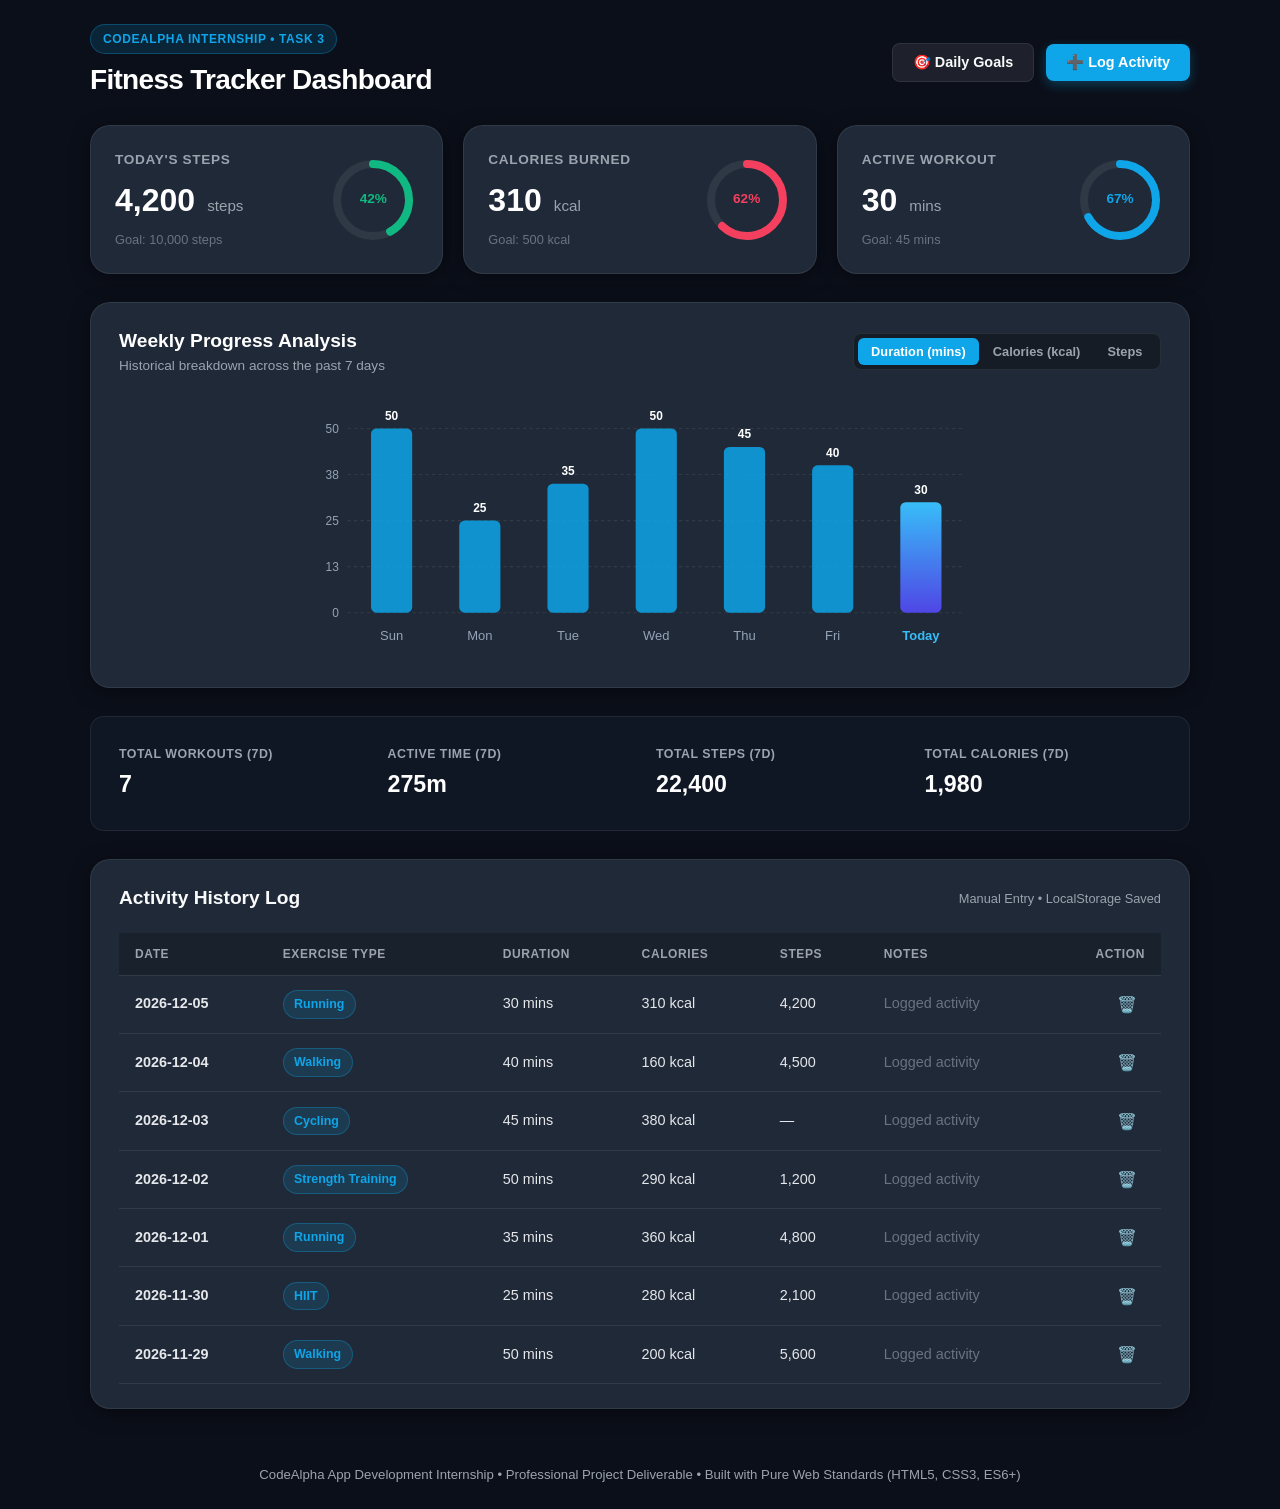
<file: index.html>
<!DOCTYPE html>
<html lang="en">
<head>
  <meta charset="UTF-8">
  <meta name="viewport" content="width=device-width, initial-scale=1.0">
  <title>Fitness Tracker App — CodeAlpha Internship</title>
  <link rel="stylesheet" href="css/style.css">
  <link rel="icon" href="data:image/svg+xml,<svg xmlns=%22http://www.w3.org/2000/svg%22 viewBox=%220 0 100 100%22><text y=%22.9em%22 font-size=%2290%22>⚡</text></svg>">
</head>
<body>

  <!-- Top App Header -->
  <header class="app-header">
    <div>
      <span class="brand-badge">CodeAlpha Internship • Task 3</span>
      <h1 class="brand-title">Fitness Tracker Dashboard</h1>
    </div>
    <div class="header-actions">
      <button id="btnOpenGoalsModal" class="btn btn-secondary" title="Configure your daily targets">
        <span>🎯 Daily Goals</span>
      </button>
      <button id="btnOpenLogModal" class="btn btn-primary" title="Log a new workout activity">
        <span>➕ Log Activity</span>
      </button>
    </div>
  </header>

  <!-- Main Dashboard Container -->
  <main class="dashboard-container">

    <!-- Daily Progress Metric Cards (Rings & Stats) -->
    <section class="metrics-grid" aria-label="Today's fitness progress">

      <!-- Steps Card -->
      <article class="metric-card">
        <div class="metric-info">
          <span class="metric-label">Today's Steps</span>
          <div class="metric-val">
            <span id="todayStepsVal">0</span>
            <span class="metric-unit">steps</span>
          </div>
          <span id="todayStepsSub" class="metric-sub">Goal: 10,000 steps</span>
        </div>
        <div class="ring-container">
          <svg class="ring-svg" viewBox="0 0 90 90">
            <circle class="ring-bg" cx="45" cy="45" r="36" />
            <circle id="stepsRingCircle" class="ring-progress" cx="45" cy="45" r="36" stroke="#10b981" />
          </svg>
          <div id="stepsRingPercent" class="ring-percent-text" style="color: #10b981;">0%</div>
        </div>
      </article>

      <!-- Calories Card -->
      <article class="metric-card">
        <div class="metric-info">
          <span class="metric-label">Calories Burned</span>
          <div class="metric-val">
            <span id="todayCaloriesVal">0</span>
            <span class="metric-unit">kcal</span>
          </div>
          <span id="todayCaloriesSub" class="metric-sub">Goal: 500 kcal</span>
        </div>
        <div class="ring-container">
          <svg class="ring-svg" viewBox="0 0 90 90">
            <circle class="ring-bg" cx="45" cy="45" r="36" />
            <circle id="caloriesRingCircle" class="ring-progress" cx="45" cy="45" r="36" stroke="#f43f5e" />
          </svg>
          <div id="caloriesRingPercent" class="ring-percent-text" style="color: #f43f5e;">0%</div>
        </div>
      </article>

      <!-- Active Minutes Card -->
      <article class="metric-card">
        <div class="metric-info">
          <span class="metric-label">Active Workout</span>
          <div class="metric-val">
            <span id="todayMinutesVal">0</span>
            <span class="metric-unit">mins</span>
          </div>
          <span id="todayMinutesSub" class="metric-sub">Goal: 45 mins</span>
        </div>
        <div class="ring-container">
          <svg class="ring-svg" viewBox="0 0 90 90">
            <circle class="ring-bg" cx="45" cy="45" r="36" />
            <circle id="minutesRingCircle" class="ring-progress" cx="45" cy="45" r="36" stroke="#0ea5e9" />
          </svg>
          <div id="minutesRingPercent" class="ring-percent-text" style="color: #0ea5e9;">0%</div>
        </div>
      </article>

    </section>

    <!-- Weekly 7-Day Interactive Progress Chart -->
    <section class="chart-section-card" aria-label="Weekly activity trends">
      <div class="chart-header">
        <div class="chart-title-area">
          <h2>Weekly Progress Analysis</h2>
          <p class="chart-subtitle">Historical breakdown across the past 7 days</p>
        </div>
        <div class="metric-toggle-group">
          <button class="btn-toggle btn-chart-metric is-active" data-metric="duration">Duration (mins)</button>
          <button class="btn-toggle btn-chart-metric" data-metric="calories">Calories (kcal)</button>
          <button class="btn-toggle btn-chart-metric" data-metric="steps">Steps</button>
        </div>
      </div>

      <div id="weeklyChartContainer" class="chart-stage">
        <!-- Pure dynamic SVG chart rendered via chart-renderer.js -->
      </div>
    </section>

    <!-- Rolling 7-Day Rollup Summary Bar -->
    <section class="weekly-rollup-grid" aria-label="Weekly metric rollups">
      <div class="rollup-item">
        <span class="rollup-label">Total Workouts (7d)</span>
        <span id="weeklyWorkoutsVal" class="rollup-val">0</span>
      </div>
      <div class="rollup-item">
        <span class="rollup-label">Active Time (7d)</span>
        <span id="weeklyMinutesVal" class="rollup-val">0m</span>
      </div>
      <div class="rollup-item">
        <span class="rollup-label">Total Steps (7d)</span>
        <span id="weeklyStepsVal" class="rollup-val">0</span>
      </div>
      <div class="rollup-item">
        <span class="rollup-label">Total Calories (7d)</span>
        <span id="weeklyCaloriesVal" class="rollup-val">0</span>
      </div>
    </section>

    <!-- Activity Log History Table -->
    <section class="history-section-card" aria-label="Logged activities history">
      <div class="history-header">
        <h2 class="history-title">Activity History Log</h2>
        <span style="font-size: 0.8rem; color: var(--text-muted);">
          Manual Entry &bull; LocalStorage Saved
        </span>
      </div>

      <div class="table-responsive">
        <table class="activity-table">
          <thead>
            <tr>
              <th>Date</th>
              <th>Exercise Type</th>
              <th>Duration</th>
              <th>Calories</th>
              <th>Steps</th>
              <th>Notes</th>
              <th style="text-align: right;">Action</th>
            </tr>
          </thead>
          <tbody id="activityTableBody">
            <!-- Dynamically populated -->
          </tbody>
        </table>
      </div>

      <div id="noActivitiesNotice" style="display: none; text-align: center; color: var(--text-muted); padding: 2rem;">
        No activities logged yet. Click "Log Activity" to start tracking your fitness!
      </div>
    </section>

  </main>

  <!-- Log Activity Modal Dialog -->
  <div id="logModal" class="modal-backdrop" role="dialog" aria-modal="true" aria-labelledby="logModalTitle">
    <div class="modal-dialog">
      <div class="modal-header">
        <h2 id="logModalTitle" class="modal-title">Log Fitness Activity</h2>
        <button id="btnCloseLogModal" class="modal-close-btn" aria-label="Close dialog">&times;</button>
      </div>
      <form id="logForm">
        <div class="modal-body">

          <div class="form-row">
            <div class="form-group">
              <label for="inputType" class="form-label">Exercise Type <span style="color:var(--danger)">*</span></label>
              <select id="inputType" class="form-select" required>
                <option value="Running">Running</option>
                <option value="Walking">Walking</option>
                <option value="Cycling">Cycling</option>
                <option value="Swimming">Swimming</option>
                <option value="Strength Training">Strength Training</option>
                <option value="HIIT">HIIT (High Intensity)</option>
                <option value="Yoga">Yoga</option>
                <option value="Other">Other Workout</option>
              </select>
            </div>

            <div class="form-group">
              <label for="inputDuration" class="form-label">Duration (Minutes) <span style="color:var(--danger)">*</span></label>
              <input type="number" id="inputDuration" class="form-input" min="1" max="1440" placeholder="e.g. 30" required>
            </div>
          </div>

          <div class="form-row">
            <div class="form-group">
              <label for="inputCalories" class="form-label">Calories Burned (kcal)</label>
              <input type="number" id="inputCalories" class="form-input" min="0" max="15000" placeholder="Auto-estimated">
              <span class="form-helper">Estimated automatically (you can edit).</span>
            </div>

            <div class="form-group">
              <label for="inputSteps" class="form-label">Steps (Optional)</label>
              <input type="number" id="inputSteps" class="form-input" min="0" max="100000" placeholder="e.g. 3500">
            </div>
          </div>

          <div class="form-group">
            <label for="inputDate" class="form-label">Date <span style="color:var(--danger)">*</span></label>
            <input type="date" id="inputDate" class="form-input" required>
          </div>

          <div class="form-group">
            <label for="inputNotes" class="form-label">Notes (Optional)</label>
            <input type="text" id="inputNotes" class="form-input" placeholder="e.g. Morning jog in the park" maxlength="100">
          </div>

        </div>
        <div class="modal-footer">
          <button type="button" id="btnCancelLog" class="btn btn-secondary">Cancel</button>
          <button type="submit" class="btn btn-primary">Save Activity</button>
        </div>
      </form>
    </div>
  </div>

  <!-- Set Daily Goals Modal -->
  <div id="goalsModal" class="modal-backdrop" role="dialog" aria-modal="true" aria-labelledby="goalsModalTitle">
    <div class="modal-dialog">
      <div class="modal-header">
        <h2 id="goalsModalTitle" class="modal-title">Customize Daily Fitness Goals</h2>
        <button id="btnCloseGoalsModal" class="modal-close-btn" aria-label="Close dialog">&times;</button>
      </div>
      <form id="goalsForm">
        <div class="modal-body">
          <div class="form-group">
            <label for="goalStepsInput" class="form-label">Daily Step Target</label>
            <input type="number" id="goalStepsInput" class="form-input" min="500" max="100000" step="500" required>
          </div>
          <div class="form-group">
            <label for="goalCaloriesInput" class="form-label">Daily Calorie Burn Target (kcal)</label>
            <input type="number" id="goalCaloriesInput" class="form-input" min="100" max="10000" step="50" required>
          </div>
          <div class="form-group">
            <label for="goalMinutesInput" class="form-label">Daily Active Minutes Target</label>
            <input type="number" id="goalMinutesInput" class="form-input" min="10" max="600" step="5" required>
          </div>
        </div>
        <div class="modal-footer">
          <button type="button" id="btnCancelGoals" class="btn btn-secondary">Cancel</button>
          <button type="submit" class="btn btn-primary">Save Targets</button>
        </div>
      </form>
    </div>
  </div>

  <!-- Toast Notification Container -->
  <div id="toastContainer" class="toast-container" aria-live="polite"></div>

  <!-- Footer -->
  <footer class="app-footer">
    <p>CodeAlpha App Development Internship &bull; Professional Project Deliverable &bull; Built with Pure Web Standards (HTML5, CSS3, ES6+)</p>
  </footer>

  <script type="module" src="js/app.js"></script>
</body>
</html>
</file>
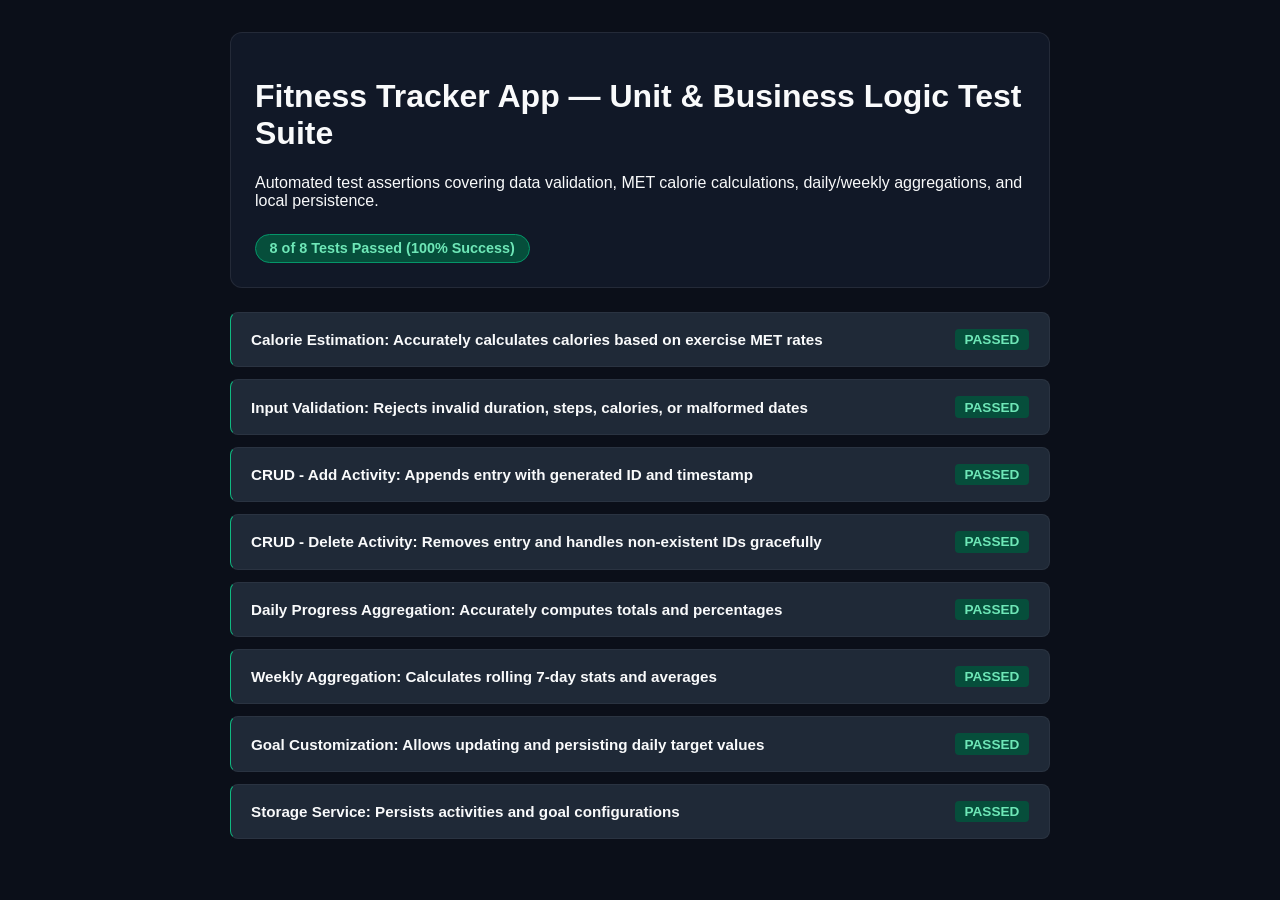
<file: tests/test-runner.html>
<!DOCTYPE html>
<html lang="en">
<head>
  <meta charset="UTF-8">
  <meta name="viewport" content="width=device-width, initial-scale=1.0">
  <title>Automated Test Suite — Fitness Tracker App</title>
  <style>
    body {
      font-family: -apple-system, BlinkMacSystemFont, "Segoe UI", Roboto, sans-serif;
      max-width: 820px;
      margin: 2rem auto;
      padding: 0 1rem;
      background: #0b0f19;
      color: #f9fafb;
    }
    .header {
      background: #111827;
      padding: 1.5rem;
      border-radius: 12px;
      border: 1px solid rgba(255,255,255,0.08);
      margin-bottom: 1.5rem;
    }
    .summary-badge {
      display: inline-block;
      padding: 0.35rem 0.85rem;
      border-radius: 9999px;
      font-weight: 700;
      font-size: 0.9rem;
      margin-top: 0.5rem;
    }
    .badge-success { background: #064e3b; color: #6ee7b7; border: 1px solid #059669; }
    .badge-fail { background: #7f1d1d; color: #fca5a5; border: 1px solid #dc2626; }
    .test-list {
      display: flex;
      flex-direction: column;
      gap: 0.75rem;
    }
    .test-item {
      background: #1f2937;
      padding: 1rem 1.25rem;
      border-radius: 8px;
      border-left: 5px solid #475569;
      display: flex;
      justify-content: space-between;
      align-items: center;
      border: 1px solid rgba(255,255,255,0.05);
    }
    .test-item.pass { border-left-color: #10b981; }
    .test-item.fail { border-left-color: #ef4444; background: #2d1515; }
    .test-title { font-weight: 600; font-size: 0.95rem; }
    .test-status { font-weight: 700; font-size: 0.85rem; padding: 0.2rem 0.6rem; border-radius: 4px; }
    .test-status.pass { background: #064e3b; color: #6ee7b7; }
    .test-status.fail { background: #7f1d1d; color: #fca5a5; }
    .test-error { font-size: 0.8rem; color: #fca5a5; margin-top: 0.25rem; }
  </style>
</head>
<body>

  <div class="header">
    <h1>Fitness Tracker App — Unit & Business Logic Test Suite</h1>
    <p>Automated test assertions covering data validation, MET calorie calculations, daily/weekly aggregations, and local persistence.</p>
    <div id="testSummary" class="summary-badge">Running tests...</div>
  </div>

  <div id="testContainer" class="test-list"></div>

  <script type="module">
    import { FitnessTrackerModel, ACTIVITY_CALORIE_RATES } from '../js/tracker-model.js';
    import { FitnessStorageService, DEFAULT_GOALS } from '../js/storage.js';

    const testResults = [];
    const container = document.getElementById('testContainer');
    const summary = document.getElementById('testSummary');

    function assert(condition, message) {
      if (!condition) {
        throw new Error(message || 'Assertion failed');
      }
    }

    function runTest(name, testFn) {
      try {
        testFn();
        testResults.push({ name, passed: true });
      } catch (err) {
        testResults.push({ name, passed: false, error: err.message });
      }
    }

    // --- TEST EXECUTION ---

    runTest('Calorie Estimation: Accurately calculates calories based on exercise MET rates', () => {
      const running30 = FitnessTrackerModel.estimateCalories('Running', 30);
      assert(running30 === Math.round(30 * 10.5), 'Running for 30m should burn approx 315 kcal');

      const walking45 = FitnessTrackerModel.estimateCalories('Walking', 45);
      assert(walking45 === Math.round(45 * 4.0), 'Walking for 45m should burn approx 180 kcal');

      const zeroDuration = FitnessTrackerModel.estimateCalories('HIIT', 0);
      assert(zeroDuration === 0, 'Zero duration should yield 0 kcal');
    });

    runTest('Input Validation: Rejects invalid duration, steps, calories, or malformed dates', () => {
      // Missing type
      const v1 = FitnessTrackerModel.validateActivityData({ duration: 30, date: '2026-10-23' });
      assert(!v1.isValid && v1.errors.type, 'Should reject missing exercise type');

      // Zero or negative duration
      const v2 = FitnessTrackerModel.validateActivityData({ type: 'Running', duration: 0, date: '2026-10-23' });
      assert(!v2.isValid && v2.errors.duration, 'Should reject zero duration');

      // Invalid date format
      const v3 = FitnessTrackerModel.validateActivityData({ type: 'Running', duration: 30, date: 'not-a-date' });
      assert(!v3.isValid && v3.errors.date, 'Should reject non-ISO date string');

      // Valid entry
      const v4 = FitnessTrackerModel.validateActivityData({ type: 'Cycling', duration: 40, calories: 300, steps: 0, date: '2026-10-23' });
      assert(v4.isValid, 'Should accept valid activity entry');
    });

    runTest('CRUD - Add Activity: Appends entry with generated ID and timestamp', () => {
      const model = new FitnessTrackerModel([]);
      const entry = model.addActivity({
        type: 'Running',
        duration: 35,
        calories: 360,
        steps: 4500,
        date: '2026-10-23',
        notes: 'Morning jog'
      });

      assert(model.activities.length === 1, 'Activities array length should be 1');
      assert(entry.id.startsWith('act-'), 'New record must have an act- prefixed ID');
      assert(entry.duration === 35, 'Duration must match input');
      assert(entry.isManual === true, 'isManual flag must be explicitly true');
    });

    runTest('CRUD - Delete Activity: Removes entry and handles non-existent IDs gracefully', () => {
      const initial = [
        { id: 'act-1', type: 'Walking', duration: 20, calories: 80, steps: 2000, date: '2026-10-23' }
      ];
      const model = new FitnessTrackerModel(initial);

      const delUnknown = model.deleteActivity('act-nonexistent');
      assert(delUnknown === false, 'Deleting non-existent ID should return false');

      const delSuccess = model.deleteActivity('act-1');
      assert(delSuccess === true, 'Deleting existing record should return true');
      assert(model.activities.length === 0, 'Model activities should be empty');
    });

    runTest('Daily Progress Aggregation: Accurately computes totals and percentages', () => {
      const todayStr = '2026-10-23';
      const activities = [
        { id: '1', type: 'Running', duration: 30, calories: 300, steps: 4000, date: todayStr },
        { id: '2', type: 'Walking', duration: 20, calories: 100, steps: 2000, date: todayStr },
        { id: '3', type: 'Cycling', duration: 45, calories: 350, steps: 0, date: '2026-10-20' } // Different date
      ];
      const goals = { dailySteps: 10000, dailyCalories: 500, dailyMinutes: 60 };
      const model = new FitnessTrackerModel(activities, goals);

      const progress = model.getDailyProgress(todayStr);
      assert(progress.totalSteps === 6000, `Total steps for ${todayStr} should be 6000`);
      assert(progress.totalCalories === 400, `Total calories should be 400`);
      assert(progress.totalMinutes === 50, `Total minutes should be 50`);
      assert(progress.stepsGoalPercent === 60, `Steps progress should be 60%`);
      assert(progress.caloriesGoalPercent === 80, `Calories progress should be 80%`);
    });

    runTest('Weekly Aggregation: Calculates rolling 7-day stats and averages', () => {
      const today = new Date();
      const todayStr = today.toISOString().split('T')[0];
      const activities = [
        { id: '1', type: 'Running', duration: 30, calories: 300, steps: 4000, date: todayStr },
        { id: '2', type: 'Walking', duration: 30, calories: 150, steps: 3000, date: todayStr }
      ];
      const model = new FitnessTrackerModel(activities);

      const summary = model.getWeeklySummary();
      assert(summary.totalWorkouts === 2, 'Total weekly workouts should be 2');
      assert(summary.totalMinutes === 60, 'Total weekly minutes should be 60');
      assert(summary.totalCalories === 450, 'Total weekly calories should be 450');
      assert(summary.totalSteps === 7000, 'Total weekly steps should be 7000');
    });

    runTest('Goal Customization: Allows updating and persisting daily target values', () => {
      const model = new FitnessTrackerModel([]);
      model.setGoals({ dailySteps: 12000, dailyCalories: 650, dailyMinutes: 50 });
      assert(model.goals.dailySteps === 12000, 'dailySteps should update to 12000');
      assert(model.goals.dailyCalories === 650, 'dailyCalories should update to 650');
      assert(model.goals.dailyMinutes === 50, 'dailyMinutes should update to 50');
    });

    runTest('Storage Service: Persists activities and goal configurations', () => {
      const testActivities = [{ id: 'test-act-1', type: 'Yoga', duration: 30, calories: 105, steps: 0, date: '2026-10-23' }];
      FitnessStorageService.saveActivities(testActivities);
      const loaded = FitnessStorageService.loadActivities();
      assert(loaded.length === 1 && loaded[0].id === 'test-act-1', 'Loaded activities must match saved activity');

      const testGoals = { dailySteps: 15000, dailyCalories: 750, dailyMinutes: 60 };
      FitnessStorageService.saveGoals(testGoals);
      const loadedGoals = FitnessStorageService.loadGoals();
      assert(loadedGoals.dailySteps === 15000, 'Loaded goals must match saved goals');
    });

    // --- RENDER RESULTS ---
    let passedCount = 0;
    container.innerHTML = '';

    testResults.forEach(res => {
      if (res.passed) passedCount++;
      const item = document.createElement('div');
      item.className = `test-item ${res.passed ? 'pass' : 'fail'}`;
      item.innerHTML = `
        <div>
          <div class="test-title">${res.name}</div>
          ${res.error ? `<div class="test-error">${res.error}</div>` : ''}
        </div>
        <span class="test-status ${res.passed ? 'pass' : 'fail'}">${res.passed ? 'PASSED' : 'FAILED'}</span>
      `;
      container.appendChild(item);
    });

    const allPassed = passedCount === testResults.length;
    summary.className = `summary-badge ${allPassed ? 'badge-success' : 'badge-fail'}`;
    summary.textContent = `${passedCount} of ${testResults.length} Tests Passed (${allPassed ? '100% Success' : 'Failures Detected'})`;
  </script>
</body>
</html>
</file>
<file: css/style.css>
/**
 * CodeAlpha - Fitness Tracker App
 * Comprehensive Dashboard & Data Visualization Design System
 */

:root {
  --primary: #0ea5e9;
  --primary-hover: #0284c7;
  --success: #10b981;
  --danger: #ef4444;
  --warning: #f59e0b;
  --purple: #8b5cf6;
  --bg-main: #0b0f19;
  --bg-surface: #111827;
  --bg-card: #1f2937;
  --border-color: rgba(255, 255, 255, 0.08);
  --text-main: #f9fafb;
  --text-muted: #9ca3af;
  --text-dim: #6b7280;
  --radius-sm: 8px;
  --radius-md: 14px;
  --radius-lg: 20px;
  --shadow-card: 0 4px 20px -2px rgba(0, 0, 0, 0.5);
  --font-family: -apple-system, BlinkMacSystemFont, "Segoe UI", Roboto, sans-serif;
}

*, *::before, *::after {
  box-sizing: border-box;
  margin: 0;
  padding: 0;
}

body {
  font-family: var(--font-family);
  background: var(--bg-main);
  color: var(--text-main);
  min-height: 100vh;
  display: flex;
  flex-direction: column;
  padding: 1.5rem;
  line-height: 1.5;
}

/* Header */
.app-header {
  max-width: 1100px;
  margin: 0 auto 1.5rem;
  width: 100%;
  display: flex;
  justify-content: space-between;
  align-items: center;
  flex-wrap: wrap;
  gap: 1rem;
}

.brand-badge {
  display: inline-block;
  background: rgba(14, 165, 233, 0.15);
  border: 1px solid rgba(14, 165, 233, 0.3);
  color: var(--primary);
  font-size: 0.75rem;
  font-weight: 700;
  padding: 0.3rem 0.75rem;
  border-radius: 9999px;
  text-transform: uppercase;
  letter-spacing: 0.05em;
  margin-bottom: 0.35rem;
}

.brand-title {
  font-size: 1.75rem;
  font-weight: 800;
  color: #ffffff;
  letter-spacing: -0.025em;
}

.header-actions {
  display: flex;
  gap: 0.75rem;
  align-items: center;
}

/* Main Dashboard Grid */
.dashboard-container {
  max-width: 1100px;
  margin: 0 auto;
  width: 100%;
  display: flex;
  flex-direction: column;
  gap: 1.75rem;
}

/* Metric Cards Grid */
.metrics-grid {
  display: grid;
  grid-template-columns: repeat(auto-fit, minmax(280px, 1fr));
  gap: 1.25rem;
}

.metric-card {
  background: var(--bg-card);
  border: 1px solid var(--border-color);
  border-radius: var(--radius-lg);
  padding: 1.5rem;
  box-shadow: var(--shadow-card);
  display: flex;
  justify-content: space-between;
  align-items: center;
  position: relative;
  overflow: hidden;
}

.metric-info {
  display: flex;
  flex-direction: column;
  gap: 0.35rem;
}

.metric-label {
  font-size: 0.85rem;
  font-weight: 600;
  text-transform: uppercase;
  letter-spacing: 0.05em;
  color: var(--text-muted);
}

.metric-val {
  font-size: 2rem;
  font-weight: 800;
  color: #ffffff;
}

.metric-unit {
  font-size: 0.95rem;
  font-weight: 500;
  color: var(--text-muted);
  margin-left: 0.2rem;
}

.metric-sub {
  font-size: 0.8rem;
  color: var(--text-dim);
}

/* Circular Progress Ring */
.ring-container {
  position: relative;
  width: 90px;
  height: 90px;
  flex-shrink: 0;
}

.ring-svg {
  transform: rotate(-90deg);
  width: 90px;
  height: 90px;
}

.ring-bg {
  fill: none;
  stroke: rgba(255, 255, 255, 0.07);
  stroke-width: 8;
}

.ring-progress {
  fill: none;
  stroke-width: 8;
  stroke-linecap: round;
  transition: stroke-dashoffset 0.8s cubic-bezier(0.4, 0, 0.2, 1);
}

.ring-percent-text {
  position: absolute;
  inset: 0;
  display: flex;
  align-items: center;
  justify-content: center;
  font-size: 0.85rem;
  font-weight: 700;
}

/* Weekly Chart Section */
.chart-section-card {
  background: var(--bg-card);
  border: 1px solid var(--border-color);
  border-radius: var(--radius-lg);
  padding: 1.5rem 1.75rem;
  box-shadow: var(--shadow-card);
  display: flex;
  flex-direction: column;
  gap: 1.25rem;
}

.chart-header {
  display: flex;
  justify-content: space-between;
  align-items: center;
  flex-wrap: wrap;
  gap: 1rem;
}

.chart-title-area h2 {
  font-size: 1.2rem;
  font-weight: 700;
  color: #ffffff;
}

.chart-subtitle {
  font-size: 0.85rem;
  color: var(--text-muted);
}

.metric-toggle-group {
  display: flex;
  background: rgba(0, 0, 0, 0.3);
  padding: 0.25rem;
  border-radius: var(--radius-sm);
  border: 1px solid var(--border-color);
}

.btn-toggle {
  background: transparent;
  border: none;
  color: var(--text-muted);
  padding: 0.35rem 0.85rem;
  border-radius: 6px;
  font-size: 0.8rem;
  font-weight: 600;
  cursor: pointer;
  transition: all 0.2s ease;
}

.btn-toggle.is-active {
  background: var(--primary);
  color: #ffffff;
}

.chart-stage {
  width: 100%;
  overflow-x: auto;
}

.svg-chart {
  width: 100%;
  height: auto;
  max-height: 260px;
}

/* Weekly Rollup Stats Bar */
.weekly-rollup-grid {
  display: grid;
  grid-template-columns: repeat(auto-fit, minmax(200px, 1fr));
  gap: 1rem;
  background: rgba(17, 24, 39, 0.8);
  border: 1px solid var(--border-color);
  border-radius: var(--radius-md);
  padding: 1.25rem;
}

.rollup-item {
  display: flex;
  flex-direction: column;
  gap: 0.2rem;
  padding: 0.5rem;
}

.rollup-label {
  font-size: 0.775rem;
  color: var(--text-muted);
  text-transform: uppercase;
  font-weight: 600;
  letter-spacing: 0.04em;
}

.rollup-val {
  font-size: 1.45rem;
  font-weight: 800;
  color: #ffffff;
}

/* Activity Log Section */
.history-section-card {
  background: var(--bg-card);
  border: 1px solid var(--border-color);
  border-radius: var(--radius-lg);
  padding: 1.5rem 1.75rem;
  box-shadow: var(--shadow-card);
  display: flex;
  flex-direction: column;
  gap: 1.25rem;
}

.history-header {
  display: flex;
  justify-content: space-between;
  align-items: center;
  flex-wrap: wrap;
  gap: 0.75rem;
}

.history-title {
  font-size: 1.2rem;
  font-weight: 700;
}

/* Table styling */
.table-responsive {
  width: 100%;
  overflow-x: auto;
}

.activity-table {
  width: 100%;
  border-collapse: collapse;
  text-align: left;
  font-size: 0.9rem;
}

.activity-table th {
  padding: 0.75rem 1rem;
  background: rgba(0, 0, 0, 0.2);
  color: var(--text-muted);
  font-weight: 600;
  text-transform: uppercase;
  font-size: 0.75rem;
  letter-spacing: 0.05em;
  border-bottom: 1px solid var(--border-color);
}

.activity-table td {
  padding: 0.9rem 1rem;
  border-bottom: 1px solid var(--border-color);
  color: #e5e7eb;
}

.activity-table tr:hover td {
  background: rgba(255, 255, 255, 0.02);
}

.badge-type {
  display: inline-block;
  padding: 0.25rem 0.65rem;
  border-radius: 9999px;
  font-size: 0.775rem;
  font-weight: 600;
  background: rgba(14, 165, 233, 0.15);
  color: var(--primary);
  border: 1px solid rgba(14, 165, 233, 0.3);
}

.btn-delete-row {
  background: transparent;
  border: none;
  color: var(--text-dim);
  font-size: 1rem;
  cursor: pointer;
  padding: 0.3rem 0.5rem;
  border-radius: 4px;
  transition: all 0.2s;
}

.btn-delete-row:hover {
  color: var(--danger);
  background: rgba(239, 68, 68, 0.1);
}

/* Common Buttons */
.btn {
  display: inline-flex;
  align-items: center;
  justify-content: center;
  gap: 0.5rem;
  font-family: inherit;
  font-size: 0.9rem;
  font-weight: 600;
  padding: 0.65rem 1.25rem;
  border-radius: var(--radius-sm);
  border: none;
  cursor: pointer;
  transition: all 0.2s ease;
  user-select: none;
}

.btn-primary {
  background: var(--primary);
  color: #ffffff;
  box-shadow: 0 4px 12px rgba(14, 165, 233, 0.3);
}

.btn-primary:hover {
  background: var(--primary-hover);
  transform: translateY(-1px);
}

.btn-secondary {
  background: rgba(255, 255, 255, 0.08);
  color: var(--text-main);
  border: 1px solid var(--border-color);
}

.btn-secondary:hover {
  background: rgba(255, 255, 255, 0.14);
}

.btn-ghost-danger {
  background: transparent;
  color: var(--danger);
  border: 1px solid rgba(239, 68, 68, 0.3);
  font-size: 0.8rem;
  padding: 0.4rem 0.8rem;
}

.btn-ghost-danger:hover {
  background: rgba(239, 68, 68, 0.15);
}

/* Modals */
.modal-backdrop {
  position: fixed;
  inset: 0;
  background: rgba(0, 0, 0, 0.7);
  backdrop-filter: blur(5px);
  display: flex;
  align-items: center;
  justify-content: center;
  padding: 1.5rem;
  z-index: 1000;
  opacity: 0;
  pointer-events: none;
  transition: opacity 0.25s ease;
}

.modal-backdrop.is-active {
  opacity: 1;
  pointer-events: auto;
}

.modal-dialog {
  background: #1f2937;
  border: 1px solid var(--border-color);
  width: 100%;
  max-width: 520px;
  border-radius: var(--radius-md);
  box-shadow: 0 25px 50px rgba(0, 0, 0, 0.7);
  overflow: hidden;
}

.modal-header {
  padding: 1.25rem 1.5rem;
  border-bottom: 1px solid var(--border-color);
  display: flex;
  justify-content: space-between;
  align-items: center;
}

.modal-title {
  font-size: 1.15rem;
  font-weight: 700;
}

.modal-close-btn {
  background: none;
  border: none;
  font-size: 1.4rem;
  color: var(--text-muted);
  cursor: pointer;
}

.modal-body {
  padding: 1.5rem;
  display: flex;
  flex-direction: column;
  gap: 1rem;
}

.form-group {
  display: flex;
  flex-direction: column;
  gap: 0.35rem;
}

.form-row {
  display: grid;
  grid-template-columns: 1fr 1fr;
  gap: 1rem;
}

.form-label {
  font-size: 0.825rem;
  font-weight: 600;
  color: var(--text-muted);
}

.form-input, .form-select {
  width: 100%;
  padding: 0.7rem 0.85rem;
  border: 1px solid var(--border-color);
  border-radius: var(--radius-sm);
  background: #111827;
  color: #ffffff;
  font-family: inherit;
  font-size: 0.95rem;
}

.form-input:focus, .form-select:focus {
  outline: none;
  border-color: var(--primary);
  box-shadow: 0 0 0 3px rgba(14, 165, 233, 0.2);
}

.form-helper {
  font-size: 0.75rem;
  color: var(--text-dim);
}

.modal-footer {
  padding: 1rem 1.5rem;
  border-top: 1px solid var(--border-color);
  background: rgba(0, 0, 0, 0.2);
  display: flex;
  justify-content: flex-end;
  gap: 0.75rem;
}

/* Toast */
.toast-container {
  position: fixed;
  bottom: 2rem;
  right: 2rem;
  display: flex;
  flex-direction: column;
  gap: 0.5rem;
  z-index: 1100;
}

.toast {
  background: #111827;
  color: #ffffff;
  padding: 0.75rem 1.25rem;
  border-radius: var(--radius-sm);
  font-size: 0.875rem;
  box-shadow: 0 10px 25px rgba(0, 0, 0, 0.5);
  border-left: 4px solid var(--primary);
  animation: toastIn 0.25s ease;
}

@keyframes toastIn {
  from { opacity: 0; transform: translateY(10px); }
  to { opacity: 1; transform: translateY(0); }
}

/* Footer */
.app-footer {
  max-width: 1100px;
  margin: 2.5rem auto 0;
  text-align: center;
  font-size: 0.825rem;
  color: var(--text-muted);
  padding-top: 1rem;
}

@media (max-width: 768px) {
  .form-row {
    grid-template-columns: 1fr;
  }
  .weekly-rollup-grid {
    grid-template-columns: 1fr 1fr;
  }
}
</file>
